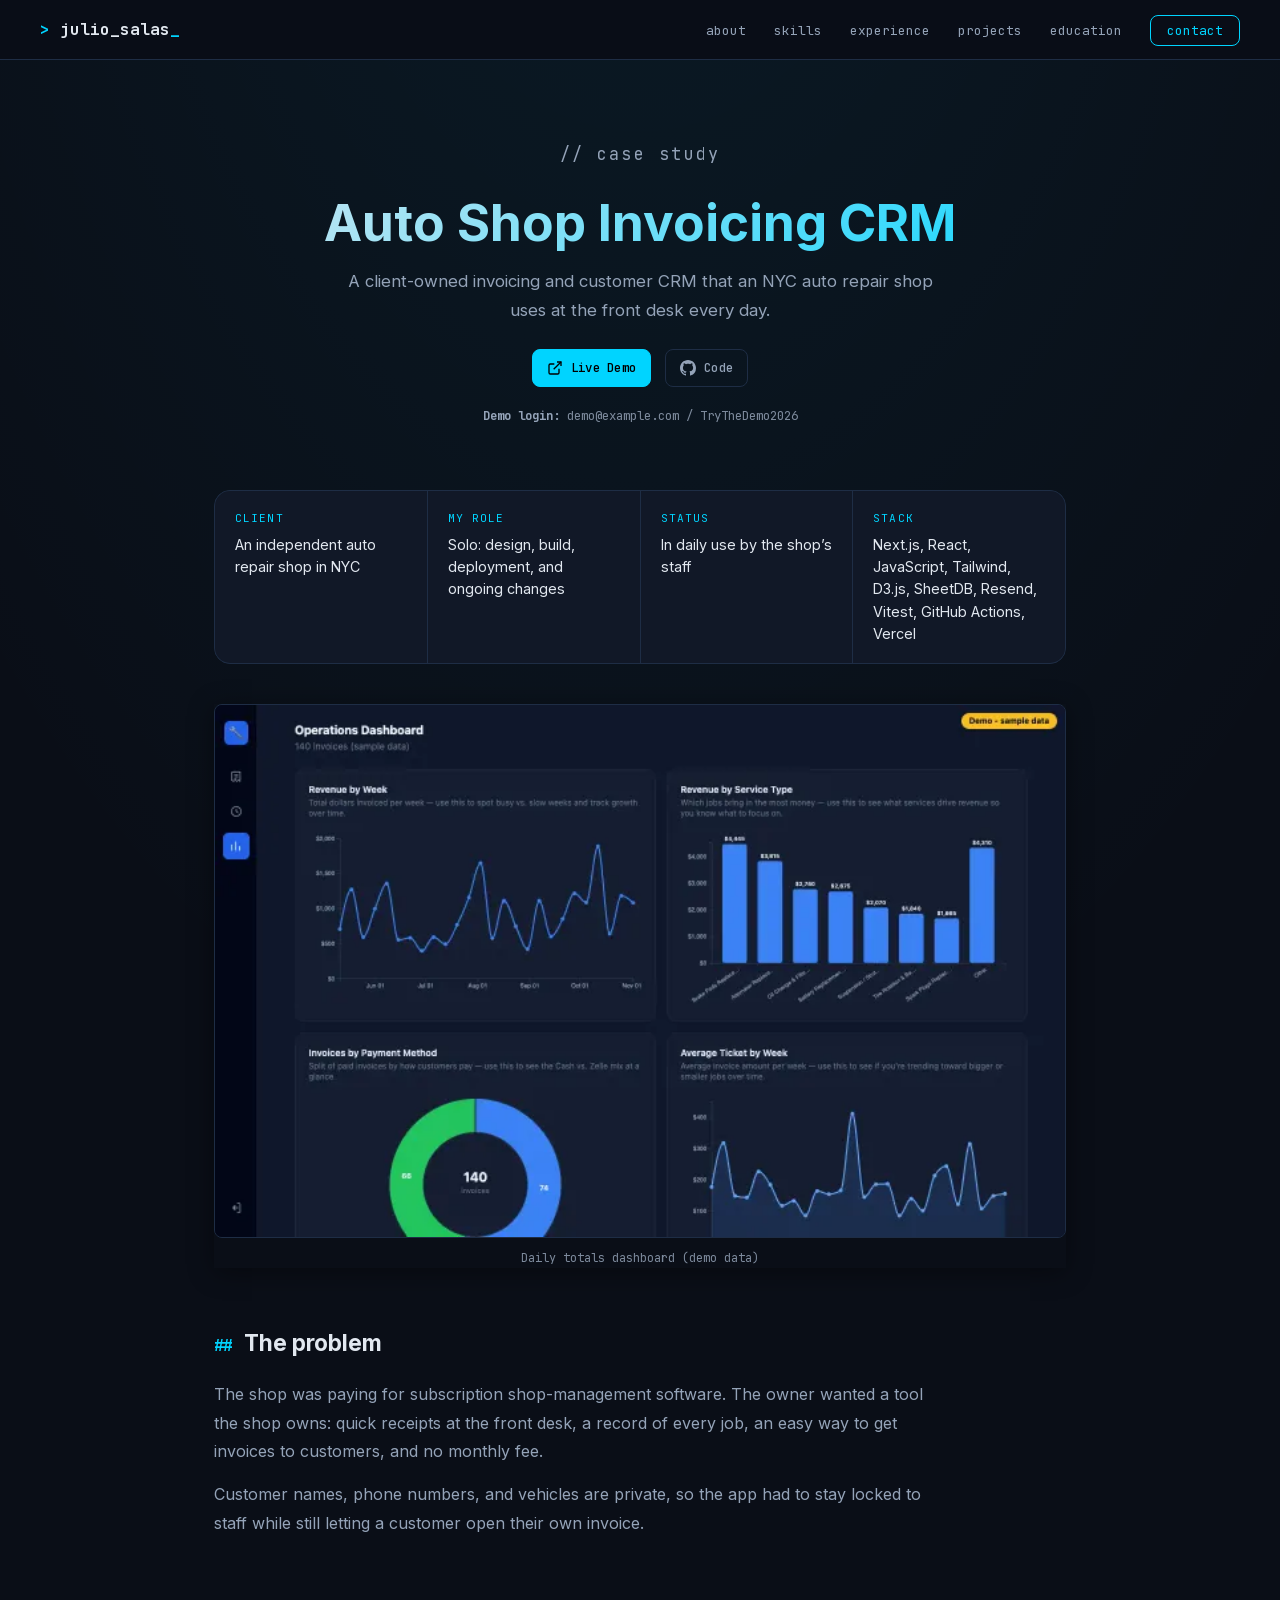
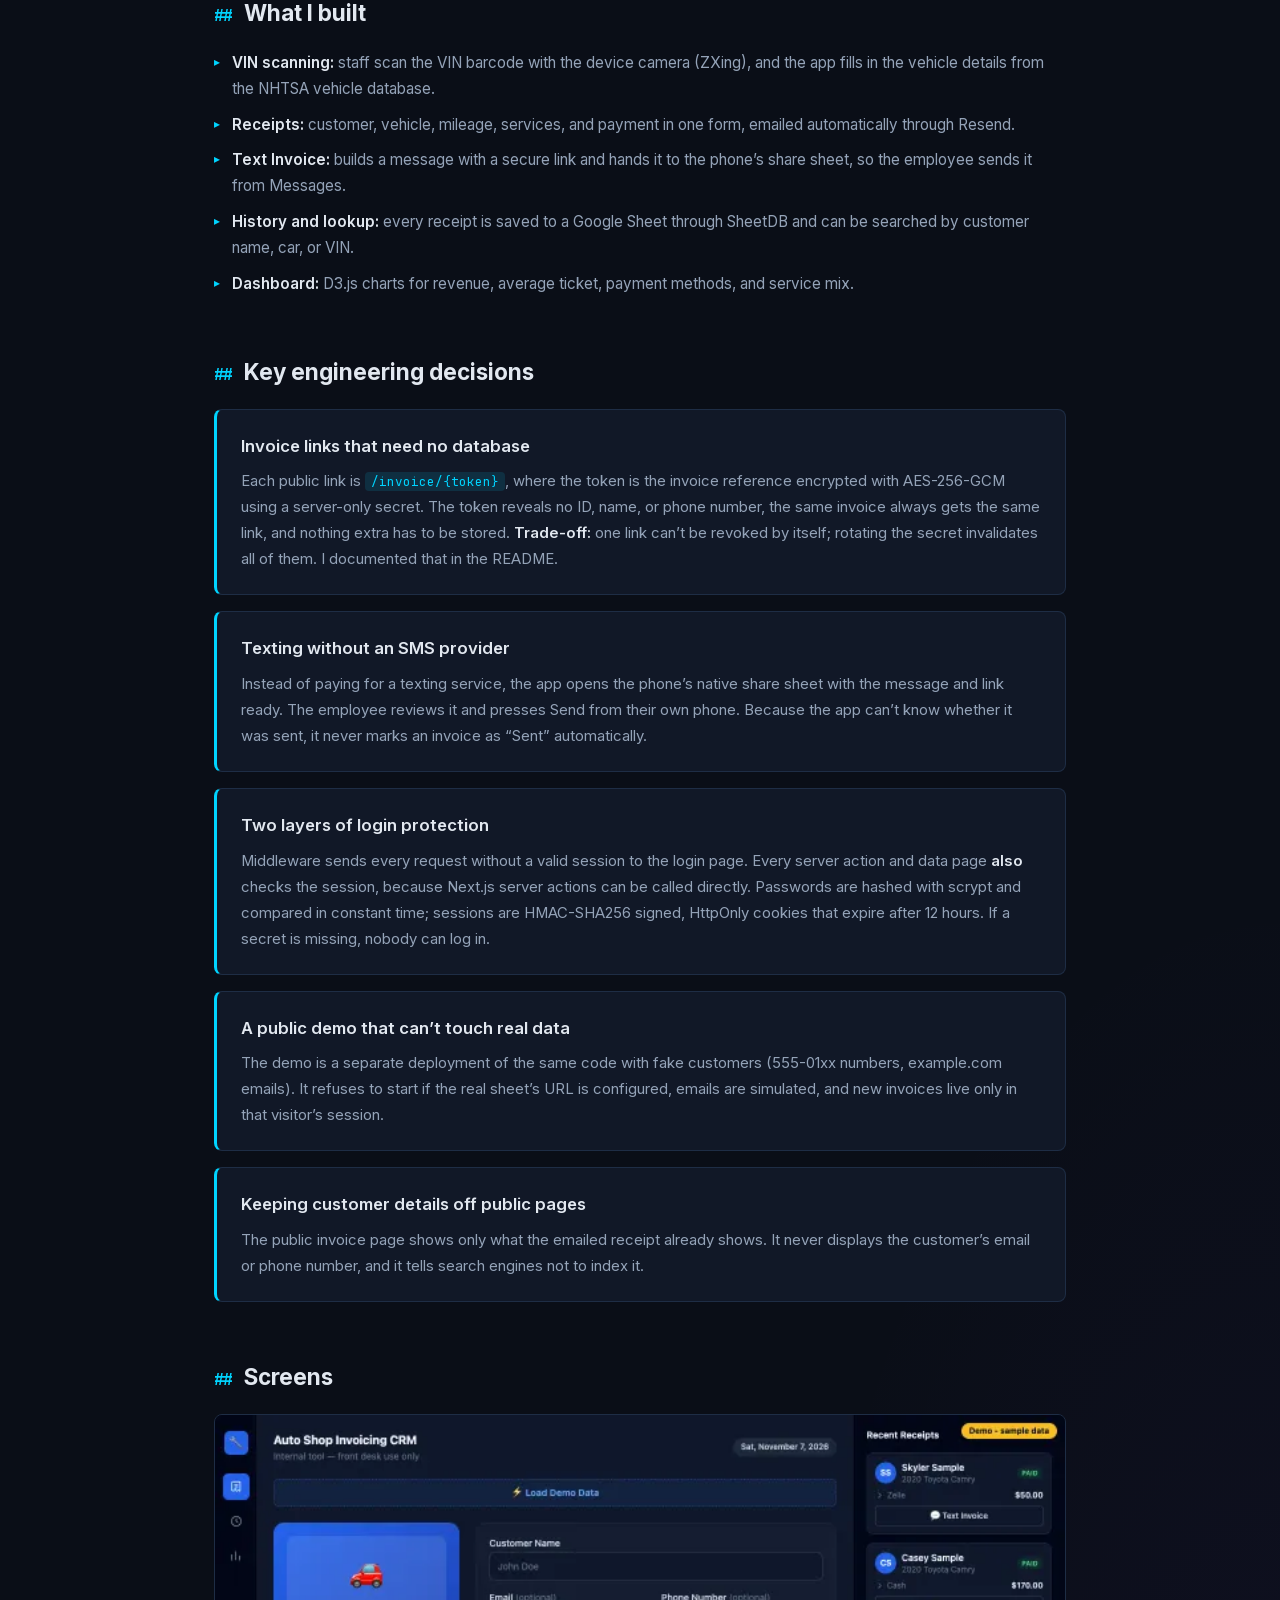
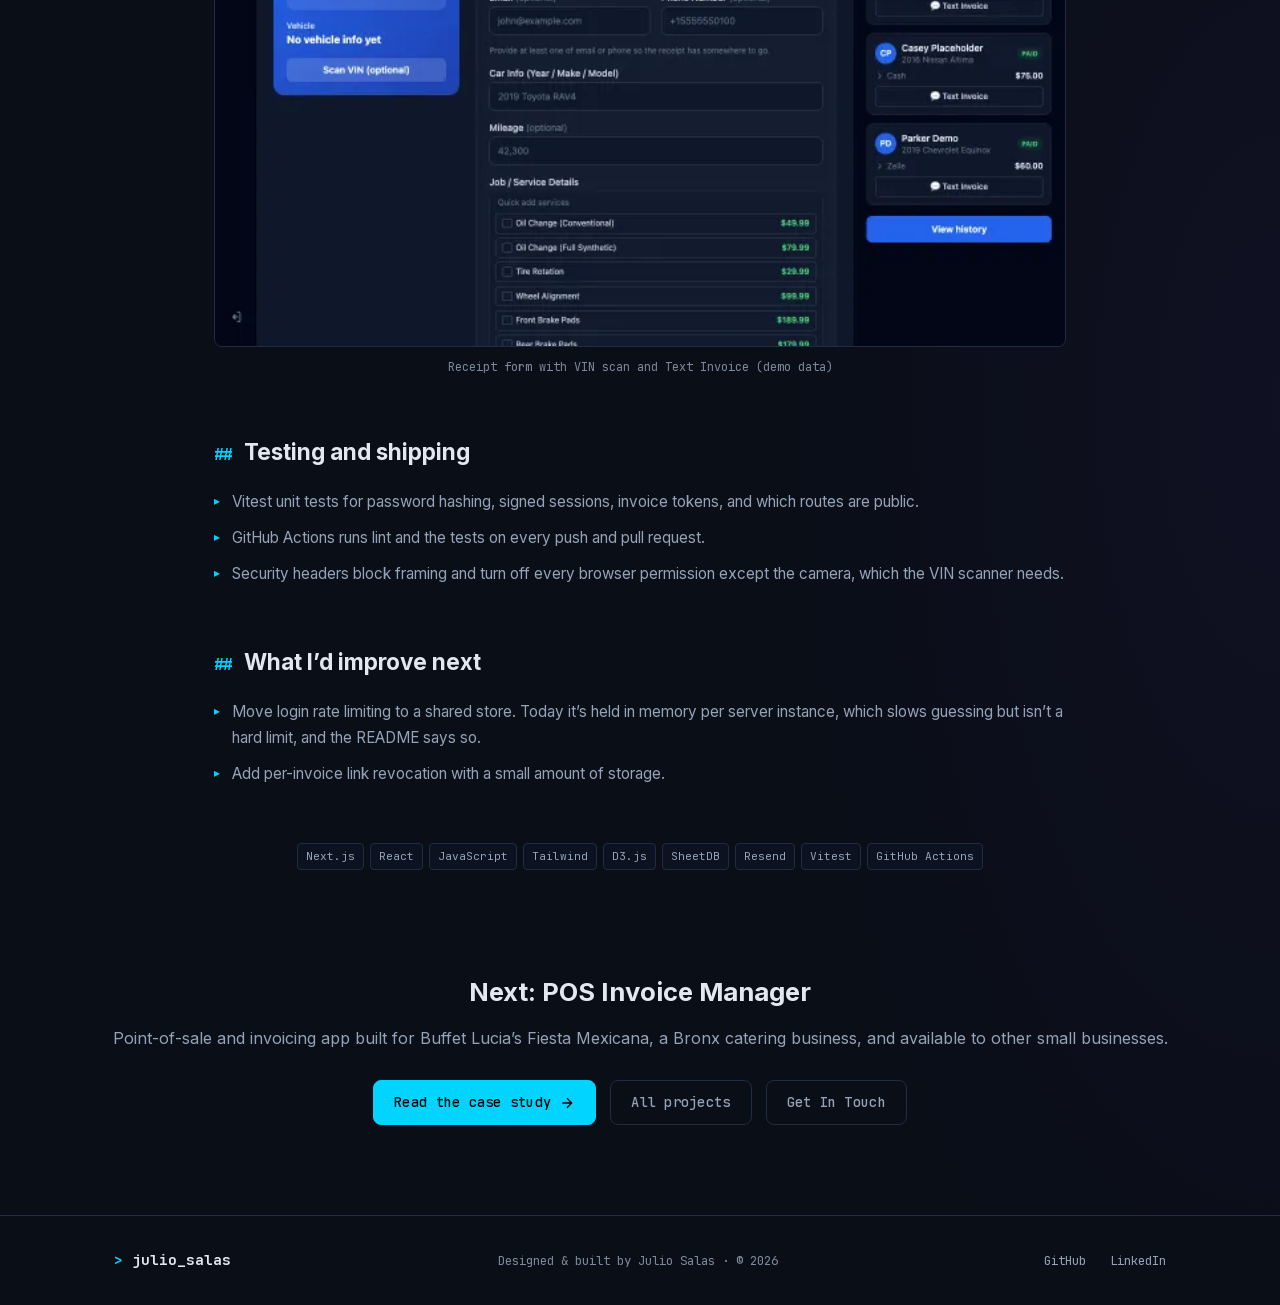
<file: case-study-crm.html>
<!DOCTYPE html>
<html lang="en">
<head>
  <meta charset="UTF-8" />
  <meta name="viewport" content="width=device-width, initial-scale=1.0" />
  <title>Case Study: Auto Shop Invoicing CRM | Julio Salas</title>
  <meta name="description" content="How Julio Salas built a client-owned Next.js invoicing and CRM app for an NYC auto repair shop: VIN scanning, encrypted invoice links, staff login, and a safe public demo." />
  <meta name="author" content="Julio Salas" />
  <meta name="theme-color" content="#0a0e17" />
  <link rel="canonical" href="https://juliosalas.dev/case-study-crm" />
  <link rel="icon" href="data:image/svg+xml,%3Csvg%20xmlns%3D%22http%3A%2F%2Fwww.w3.org%2F2000%2Fsvg%22%20viewBox%3D%220%200%2064%2064%22%3E%3Crect%20width%3D%2264%22%20height%3D%2264%22%20rx%3D%2214%22%20fill%3D%22%230a0e17%22%2F%3E%3Ctext%20x%3D%2212%22%20y%3D%2245%22%20font-family%3D%22monospace%22%20font-size%3D%2238%22%20font-weight%3D%22700%22%20fill%3D%22%2300d4ff%22%3E%26gt%3B_%3C%2Ftext%3E%3C%2Fsvg%3E" />

  <meta property="og:type" content="website" />
  <meta property="og:site_name" content="Julio Salas — Portfolio" />
  <meta property="og:title" content="Case Study: Auto Shop Invoicing CRM | Julio Salas" />
  <meta property="og:description" content="How Julio Salas built a client-owned Next.js invoicing and CRM app for an NYC auto repair shop: VIN scanning, encrypted invoice links, staff login, and a safe public demo." />
  <meta property="og:url" content="https://juliosalas.dev/case-study-crm" />
  <meta property="og:image" content="https://juliosalas.dev/assets/og-image.jpg" />
  <meta property="og:image:width" content="1200" />
  <meta property="og:image:height" content="630" />
  <meta property="og:image:alt" content="Auto Shop Invoicing CRM dashboard built by Julio Salas" />
  <meta name="twitter:card" content="summary_large_image" />
  <meta name="twitter:title" content="Case Study: Auto Shop Invoicing CRM | Julio Salas" />
  <meta name="twitter:description" content="How Julio Salas built a client-owned Next.js invoicing and CRM app for an NYC auto repair shop: VIN scanning, encrypted invoice links, staff login, and a safe public demo." />
  <meta name="twitter:image" content="https://juliosalas.dev/assets/og-image.jpg" />

  <link rel="preload" href="assets/fonts/inter-latin.woff2" as="font" type="font/woff2" crossorigin />
  <link rel="preload" href="assets/fonts/jetbrains-mono-latin.woff2" as="font" type="font/woff2" crossorigin />
  <script>document.documentElement.classList.add("js")</script>
  <link rel="stylesheet" href="style.css" />
</head>
<body>

  <a class="skip-link" href="#main">Skip to content</a>

  <header>
    <nav id="navbar" aria-label="Main" class="scrolled scrolled-fixed">
      <a href="/" class="nav-logo" aria-label="Julio Salas, home">
        <span class="prompt-char" aria-hidden="true">&gt;</span> julio_salas<span class="cursor-blink" aria-hidden="true">_</span>
      </a>
      <button class="burger" id="burger" aria-label="Open menu" aria-expanded="false" aria-controls="nav-links">
        <span></span><span></span><span></span>
      </button>
      <ul class="nav-links" id="nav-links">
        <li><a href="/#about">about</a></li>
        <li><a href="/#skills">skills</a></li>
        <li><a href="/#experience">experience</a></li>
        <li><a href="projects">projects</a></li>
        <li><a href="/#education">education</a></li>
        <li><a href="/#contact" class="nav-cta">contact</a></li>
      </ul>
    </nav>
  </header>

  <main id="main">
    <div class="page-hero">
      <div class="container">
        <p class="page-hero-label">// case study</p>
        <h1>Auto Shop Invoicing CRM</h1>
        <p>A client-owned invoicing and customer CRM that an NYC auto repair shop uses at the front desk every day.</p>
        <div class="cta-btns">
          <a href="https://auto-shop-crm-demo.vercel.app" target="_blank" rel="noopener noreferrer" class="btn btn-primary btn-sm"><svg viewBox="0 0 24 24" fill="none" stroke="currentColor" stroke-width="2" aria-hidden="true" focusable="false"><path d="M18 13v6a2 2 0 0 1-2 2H5a2 2 0 0 1-2-2V8a2 2 0 0 1 2-2h6"/><polyline points="15 3 21 3 21 9"/><line x1="10" y1="14" x2="21" y2="3"/></svg> Live Demo<span class="visually-hidden"> (opens in a new tab)</span></a>
          <a href="https://github.com/WebDesign-MultiMedia/Auto-Shop-Invoicing-CRM" target="_blank" rel="noopener noreferrer" class="btn btn-outline btn-sm"><svg viewBox="0 0 24 24" fill="currentColor" aria-hidden="true" focusable="false"><path d="M12 0C5.37 0 0 5.37 0 12c0 5.31 3.435 9.795 8.205 11.385.6.105.825-.255.825-.57 0-.285-.015-1.23-.015-2.235-3.015.555-3.795-.735-4.035-1.41-.135-.345-.72-1.41-1.23-1.695-.42-.225-1.02-.78-.015-.795.945-.015 1.62.87 1.845 1.23 1.08 1.815 2.805 1.305 3.495.99.105-.78.42-1.305.765-1.605-2.67-.3-5.46-1.335-5.46-5.925 0-1.305.465-2.385 1.23-3.225-.12-.3-.54-1.53.12-3.18 0 0 1.005-.315 3.3 1.23.96-.27 1.98-.405 3-.405s2.04.135 3 .405c2.295-1.56 3.3-1.23 3.3-1.23.66 1.65.24 2.88.12 3.18.765.84 1.23 1.905 1.23 3.225 0 4.605-2.805 5.625-5.475 5.925.435.375.81 1.095.81 2.22 0 1.605-.015 2.895-.015 3.3 0 .315.225.69.825.57A12.02 12.02 0 0 0 24 12c0-6.63-5.37-12-12-12z"/></svg> Code<span class="visually-hidden"> (opens in a new tab)</span></a>
        </div>
        <p class="cs-demo-note"><strong>Demo login:</strong> demo@example.com / TryTheDemo2026</p>
      </div>
    </div>

    <div class="cs-page">
      <div class="container cs-container">
        <dl class="cs-facts">
          <div><dt>Client</dt><dd>An independent auto repair shop in NYC</dd></div>
          <div><dt>My role</dt><dd>Solo: design, build, deployment, and ongoing changes</dd></div>
          <div><dt>Status</dt><dd>In daily use by the shop’s staff</dd></div>
          <div><dt>Stack</dt><dd>Next.js, React, JavaScript, Tailwind, D3.js, SheetDB, Resend, Vitest, GitHub Actions, Vercel</dd></div>
        </dl>

        <figure class="cs-shot cs-shot-lead">
          <img src="assets/screenshots/crm-dashboard-desktop.webp" srcset="assets/screenshots/crm-dashboard-desktop-640w.webp 640w, assets/screenshots/crm-dashboard-desktop-960w.webp 960w, assets/screenshots/crm-dashboard-desktop.webp 1280w" sizes="(max-width: 940px) calc(100vw - 32px), 860px" width="1280" height="800" alt="Dashboard with D3.js charts of weekly revenue and revenue by service type, on sample data" fetchpriority="high" decoding="async" />
          <figcaption>Daily totals dashboard (demo data)</figcaption>
        </figure>

        <section class="cs-section" aria-labelledby="cs-problem">
          <h2 class="cs-h2" id="cs-problem">The problem</h2>
          <p>The shop was paying for subscription shop-management software. The owner wanted a tool the shop owns: quick receipts at the front desk, a record of every job, an easy way to get invoices to customers, and no monthly fee.</p>
          <p>Customer names, phone numbers, and vehicles are private, so the app had to stay locked to staff while still letting a customer open their own invoice.</p>
        </section>

        <section class="cs-section" aria-labelledby="cs-built">
          <h2 class="cs-h2" id="cs-built">What I built</h2>
          <ul class="fcard-points">
            <li><strong>VIN scanning:</strong> staff scan the VIN barcode with the device camera (ZXing), and the app fills in the vehicle details from the NHTSA vehicle database.</li>
            <li><strong>Receipts:</strong> customer, vehicle, mileage, services, and payment in one form, emailed automatically through Resend.</li>
            <li><strong>Text Invoice:</strong> builds a message with a secure link and hands it to the phone’s share sheet, so the employee sends it from Messages.</li>
            <li><strong>History and lookup:</strong> every receipt is saved to a Google Sheet through SheetDB and can be searched by customer name, car, or VIN.</li>
            <li><strong>Dashboard:</strong> D3.js charts for revenue, average ticket, payment methods, and service mix.</li>
          </ul>
        </section>

        <section class="cs-section" aria-labelledby="cs-decisions">
          <h2 class="cs-h2" id="cs-decisions">Key engineering decisions</h2>
          <div class="cs-decisions">
            <article class="cs-decision"><h3>Invoice links that need no database</h3><p>Each public link is <code>/invoice/{token}</code>, where the token is the invoice reference encrypted with AES-256-GCM using a server-only secret. The token reveals no ID, name, or phone number, the same invoice always gets the same link, and nothing extra has to be stored. <em>Trade-off:</em> one link can’t be revoked by itself; rotating the secret invalidates all of them. I documented that in the README.</p></article>
            <article class="cs-decision"><h3>Texting without an SMS provider</h3><p>Instead of paying for a texting service, the app opens the phone’s native share sheet with the message and link ready. The employee reviews it and presses Send from their own phone. Because the app can’t know whether it was sent, it never marks an invoice as “Sent” automatically.</p></article>
            <article class="cs-decision"><h3>Two layers of login protection</h3><p>Middleware sends every request without a valid session to the login page. Every server action and data page <em>also</em> checks the session, because Next.js server actions can be called directly. Passwords are hashed with scrypt and compared in constant time; sessions are HMAC-SHA256 signed, HttpOnly cookies that expire after 12 hours. If a secret is missing, nobody can log in.</p></article>
            <article class="cs-decision"><h3>A public demo that can’t touch real data</h3><p>The demo is a separate deployment of the same code with fake customers (555-01xx numbers, example.com emails). It refuses to start if the real sheet’s URL is configured, emails are simulated, and new invoices live only in that visitor’s session.</p></article>
            <article class="cs-decision"><h3>Keeping customer details off public pages</h3><p>The public invoice page shows only what the emailed receipt already shows. It never displays the customer’s email or phone number, and it tells search engines not to index it.</p></article>
          </div>
        </section>

        <section class="cs-section" aria-labelledby="cs-shots">
          <h2 class="cs-h2" id="cs-shots">Screens</h2>
          <div class="cs-gallery">
            <figure class="cs-shot"><img src="assets/screenshots/crm-invoice-desktop.webp" srcset="assets/screenshots/crm-invoice-desktop-640w.webp 640w, assets/screenshots/crm-invoice-desktop-960w.webp 960w, assets/screenshots/crm-invoice-desktop.webp 1280w" sizes="(max-width: 940px) calc(100vw - 32px), 860px" width="1280" height="800" alt="Receipt form with a Scan VIN button, quick-add services with prices, and a Recent Receipts panel with Text Invoice buttons, on sample data" loading="lazy" decoding="async" /><figcaption>Receipt form with VIN scan and Text Invoice (demo data)</figcaption></figure>
          </div>
        </section>

        <section class="cs-section" aria-labelledby="cs-testing">
          <h2 class="cs-h2" id="cs-testing">Testing and shipping</h2>
          <ul class="fcard-points">
            <li>Vitest unit tests for password hashing, signed sessions, invoice tokens, and which routes are public.</li>
            <li>GitHub Actions runs lint and the tests on every push and pull request.</li>
            <li>Security headers block framing and turn off every browser permission except the camera, which the VIN scanner needs.</li>
          </ul>
        </section>

        <section class="cs-section" aria-labelledby="cs-next">
          <h2 class="cs-h2" id="cs-next">What I’d improve next</h2>
          <ul class="fcard-points">
            <li>Move login rate limiting to a shared store. Today it’s held in memory per server instance, which slows guessing but isn’t a hard limit, and the README says so.</li>
            <li>Add per-invoice link revocation with a small amount of storage.</li>
          </ul>
        </section>

        <ul class="tech-tags cs-tags" aria-label="Tech stack">
          <li>Next.js</li><li>React</li><li>JavaScript</li><li>Tailwind</li><li>D3.js</li><li>SheetDB</li><li>Resend</li><li>Vitest</li><li>GitHub Actions</li>
        </ul>
      </div>
    </div>

    <section class="page-cta" aria-labelledby="cta-title">
      <h2 id="cta-title">Next: POS Invoice Manager</h2>
      <p>Point-of-sale and invoicing app built for Buffet Lucia’s Fiesta Mexicana, a Bronx catering business, and available to other small businesses.</p>
      <div class="cta-btns">
        <a href="case-study-pos" class="btn btn-primary">Read the case study <svg viewBox="0 0 24 24" fill="none" stroke="currentColor" stroke-width="2" aria-hidden="true" focusable="false"><path d="M5 12h14M12 5l7 7-7 7"/></svg></a>
        <a href="projects" class="btn btn-outline">All projects</a>
        <a href="/#contact" class="btn btn-outline">Get In Touch</a>
      </div>
    </section>
  </main>

  <footer class="footer">
    <div class="container">
      <div class="footer-content">
        <p class="footer-logo"><span class="prompt-char" aria-hidden="true">&gt;</span> julio_salas</p>
        <p class="footer-copy">Designed &amp; built by Julio Salas · &copy; <span data-year>2026</span></p>
        <div class="footer-links">
          <a href="https://github.com/WebDesign-MultiMedia" target="_blank" rel="noopener noreferrer">GitHub<span class="visually-hidden"> (opens in a new tab)</span></a>
          <a href="https://www.linkedin.com/in/julio-salas-webdeveloper/" target="_blank" rel="noopener noreferrer">LinkedIn<span class="visually-hidden"> (opens in a new tab)</span></a>
        </div>
      </div>
    </div>
  </footer>

  <script src="script.js" defer></script>
</body>
</html>
</file>
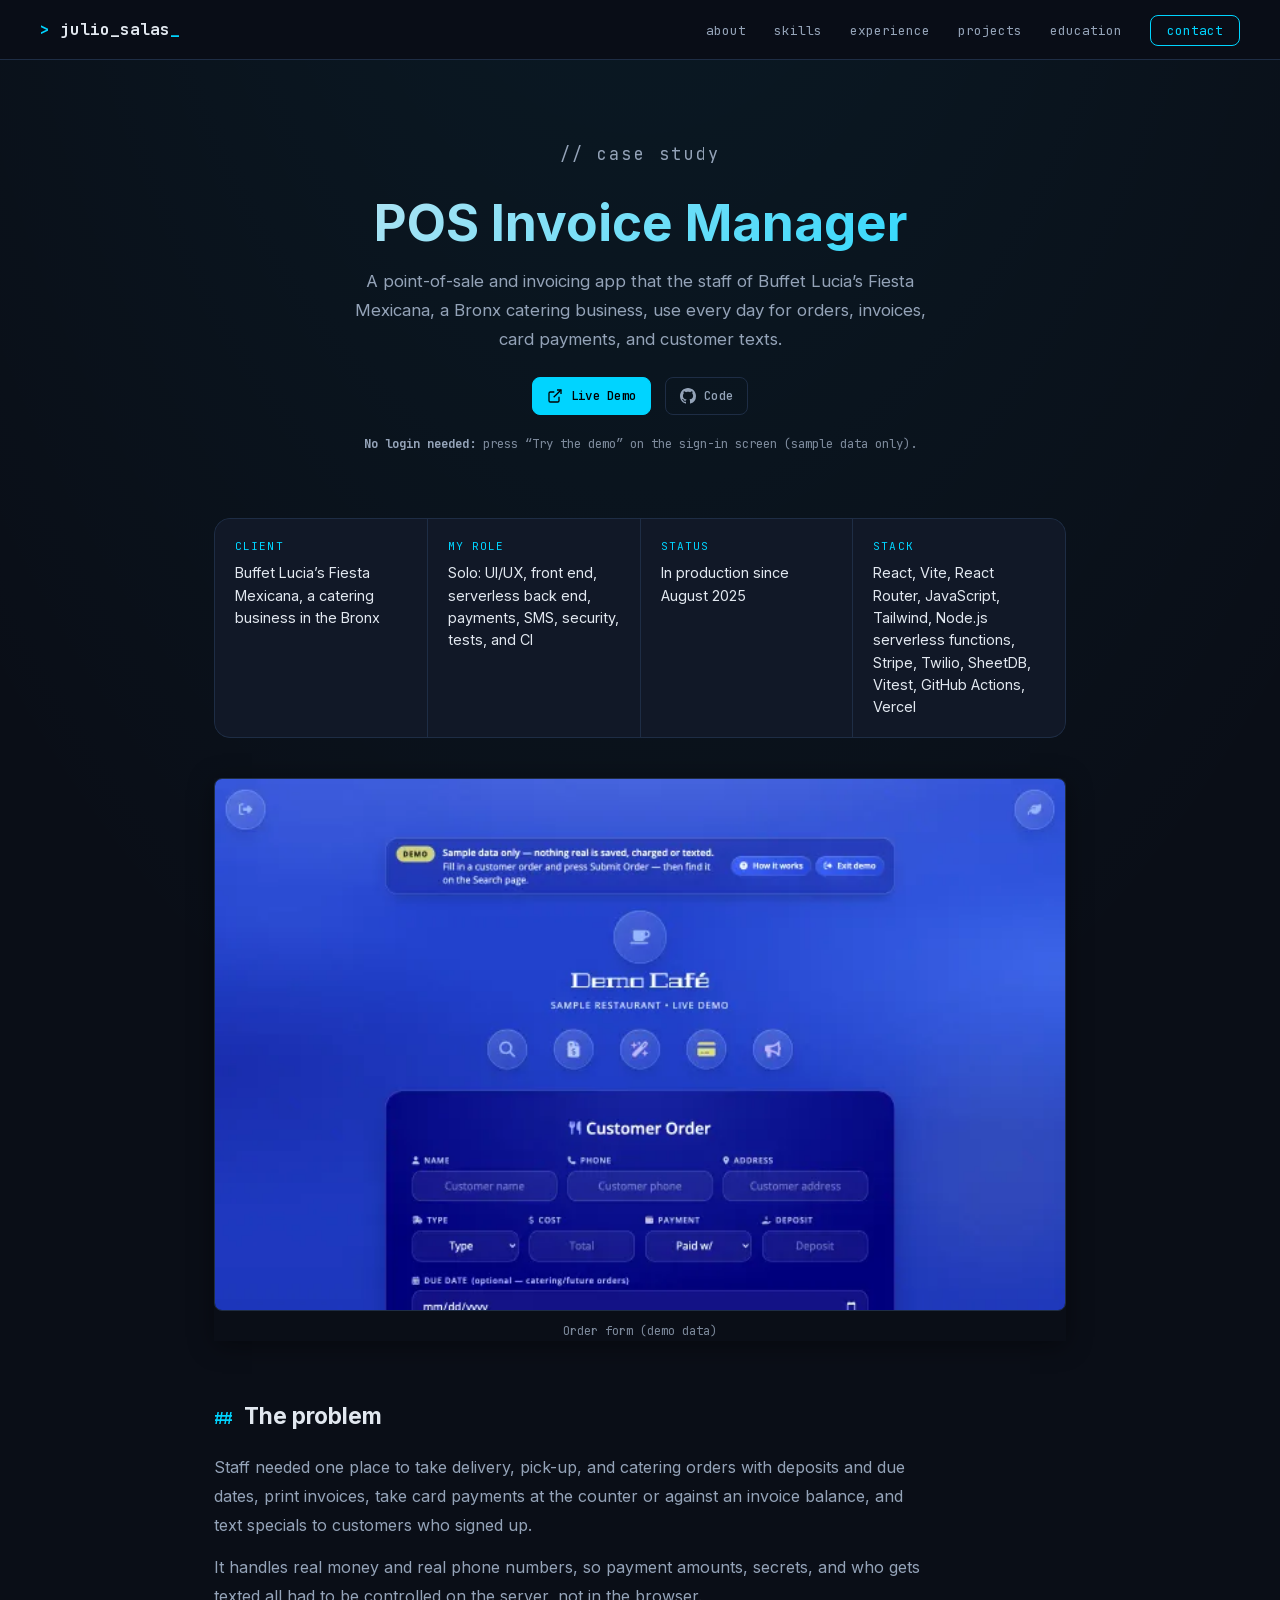
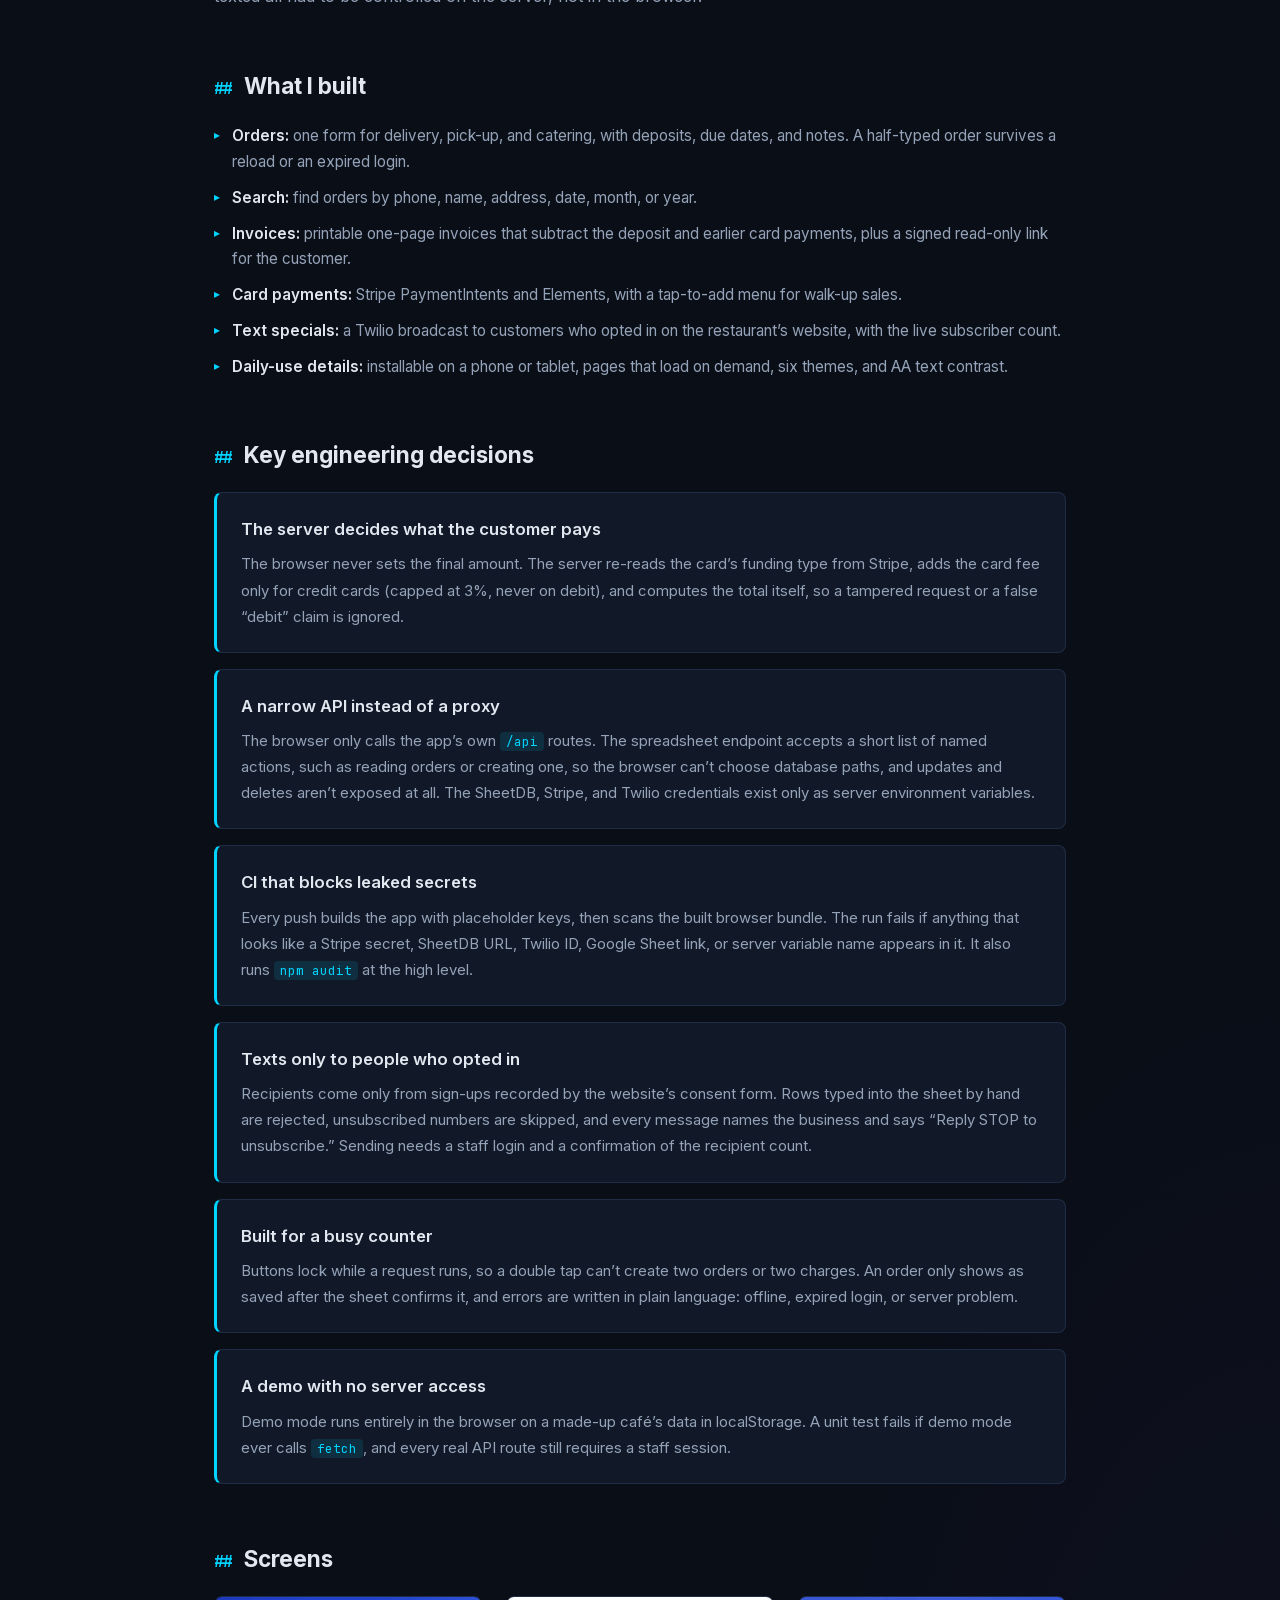
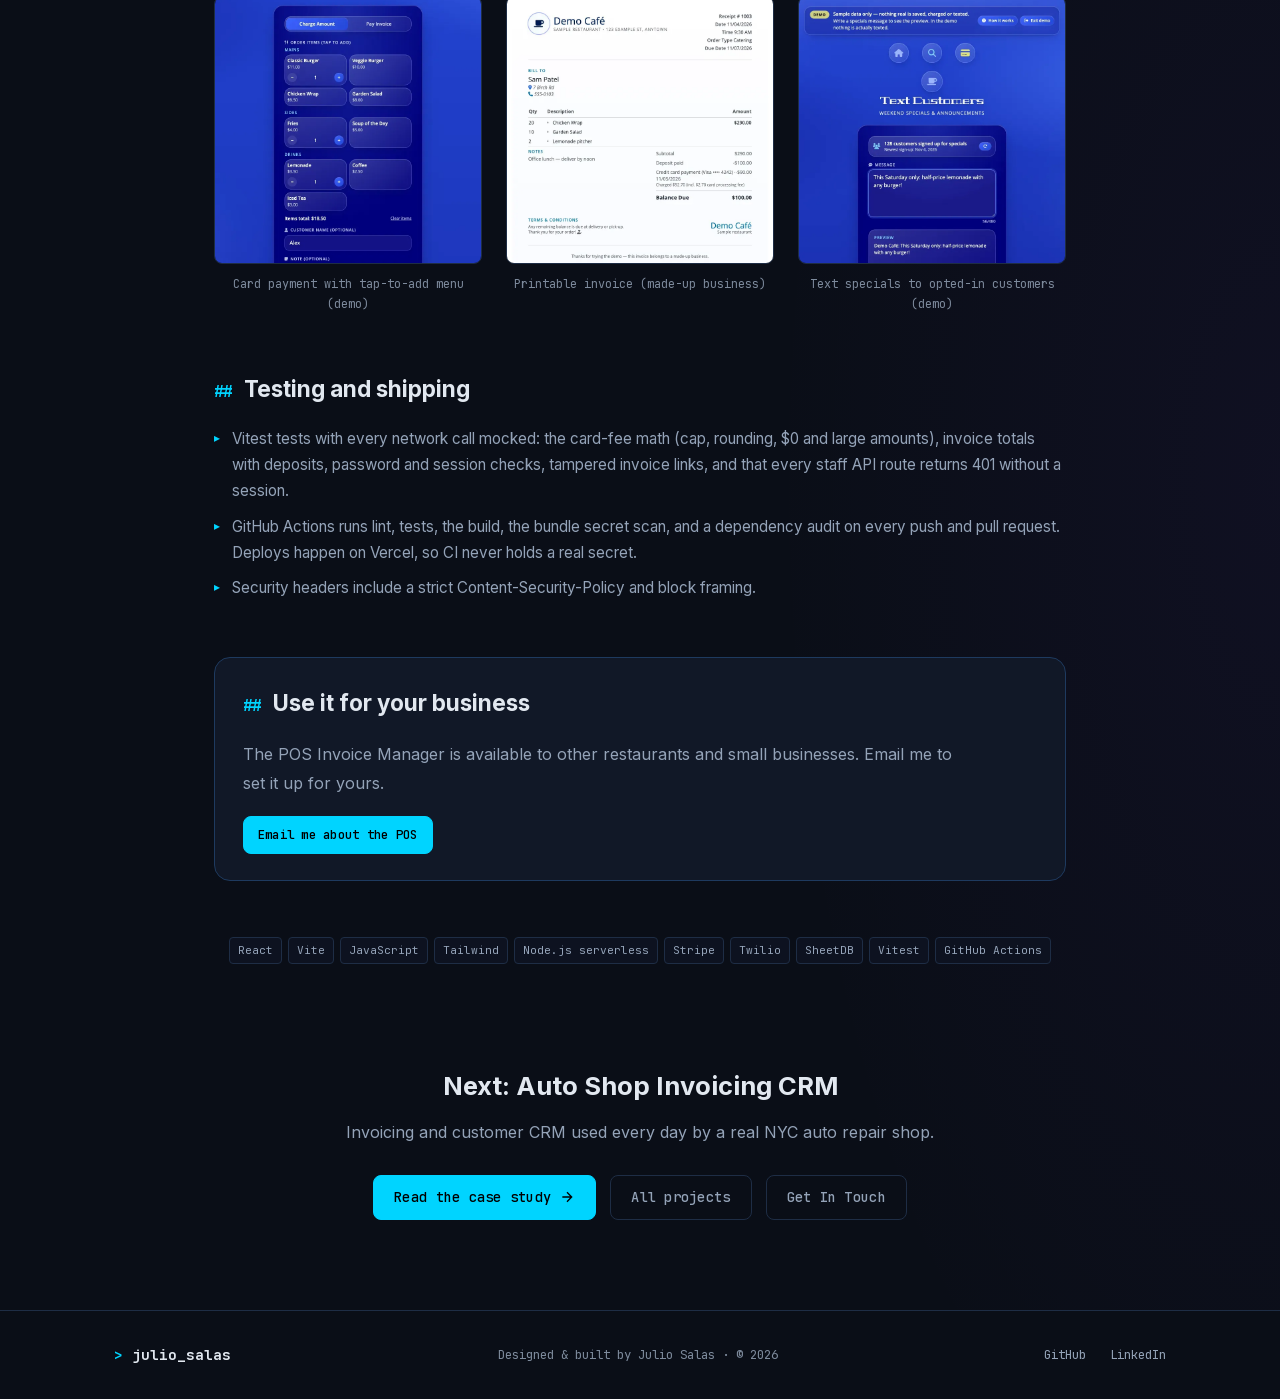
<file: case-study-pos.html>
<!DOCTYPE html>
<html lang="en">
<head>
  <meta charset="UTF-8" />
  <meta name="viewport" content="width=device-width, initial-scale=1.0" />
  <title>Case Study: POS Invoice Manager | Julio Salas</title>
  <meta name="description" content="How Julio Salas built and runs a point-of-sale and invoicing app for Buffet Lucia’s Fiesta Mexicana, a Bronx catering business: Stripe payments computed on the server, opt-in SMS, signed invoice links, and CI that blocks leaked secrets." />
  <meta name="author" content="Julio Salas" />
  <meta name="theme-color" content="#0a0e17" />
  <link rel="canonical" href="https://juliosalas.dev/case-study-pos" />
  <link rel="icon" href="data:image/svg+xml,%3Csvg%20xmlns%3D%22http%3A%2F%2Fwww.w3.org%2F2000%2Fsvg%22%20viewBox%3D%220%200%2064%2064%22%3E%3Crect%20width%3D%2264%22%20height%3D%2264%22%20rx%3D%2214%22%20fill%3D%22%230a0e17%22%2F%3E%3Ctext%20x%3D%2212%22%20y%3D%2245%22%20font-family%3D%22monospace%22%20font-size%3D%2238%22%20font-weight%3D%22700%22%20fill%3D%22%2300d4ff%22%3E%26gt%3B_%3C%2Ftext%3E%3C%2Fsvg%3E" />

  <meta property="og:type" content="website" />
  <meta property="og:site_name" content="Julio Salas — Portfolio" />
  <meta property="og:title" content="Case Study: POS Invoice Manager | Julio Salas" />
  <meta property="og:description" content="How Julio Salas built and runs a point-of-sale and invoicing app for Buffet Lucia’s Fiesta Mexicana, a Bronx catering business: Stripe payments computed on the server, opt-in SMS, signed invoice links, and CI that blocks leaked secrets." />
  <meta property="og:url" content="https://juliosalas.dev/case-study-pos" />
  <meta property="og:image" content="https://juliosalas.dev/assets/og-image.jpg" />
  <meta property="og:image:width" content="1200" />
  <meta property="og:image:height" content="630" />
  <meta property="og:image:alt" content="Auto Shop Invoicing CRM dashboard built by Julio Salas" />
  <meta name="twitter:card" content="summary_large_image" />
  <meta name="twitter:title" content="Case Study: POS Invoice Manager | Julio Salas" />
  <meta name="twitter:description" content="How Julio Salas built and runs a point-of-sale and invoicing app for Buffet Lucia’s Fiesta Mexicana, a Bronx catering business: Stripe payments computed on the server, opt-in SMS, signed invoice links, and CI that blocks leaked secrets." />
  <meta name="twitter:image" content="https://juliosalas.dev/assets/og-image.jpg" />

  <link rel="preload" href="assets/fonts/inter-latin.woff2" as="font" type="font/woff2" crossorigin />
  <link rel="preload" href="assets/fonts/jetbrains-mono-latin.woff2" as="font" type="font/woff2" crossorigin />
  <script>document.documentElement.classList.add("js")</script>
  <link rel="stylesheet" href="style.css" />
</head>
<body>

  <a class="skip-link" href="#main">Skip to content</a>

  <header>
    <nav id="navbar" aria-label="Main" class="scrolled scrolled-fixed">
      <a href="/" class="nav-logo" aria-label="Julio Salas, home">
        <span class="prompt-char" aria-hidden="true">&gt;</span> julio_salas<span class="cursor-blink" aria-hidden="true">_</span>
      </a>
      <button class="burger" id="burger" aria-label="Open menu" aria-expanded="false" aria-controls="nav-links">
        <span></span><span></span><span></span>
      </button>
      <ul class="nav-links" id="nav-links">
        <li><a href="/#about">about</a></li>
        <li><a href="/#skills">skills</a></li>
        <li><a href="/#experience">experience</a></li>
        <li><a href="projects">projects</a></li>
        <li><a href="/#education">education</a></li>
        <li><a href="/#contact" class="nav-cta">contact</a></li>
      </ul>
    </nav>
  </header>

  <main id="main">
    <div class="page-hero">
      <div class="container">
        <p class="page-hero-label">// case study</p>
        <h1>POS Invoice Manager</h1>
        <p>A point-of-sale and invoicing app that the staff of Buffet Lucia’s Fiesta Mexicana, a Bronx catering business, use every day for orders, invoices, card payments, and customer texts.</p>
        <div class="cta-btns">
          <a href="https://pos-invoice-manager.vercel.app" target="_blank" rel="noopener noreferrer" class="btn btn-primary btn-sm"><svg viewBox="0 0 24 24" fill="none" stroke="currentColor" stroke-width="2" aria-hidden="true" focusable="false"><path d="M18 13v6a2 2 0 0 1-2 2H5a2 2 0 0 1-2-2V8a2 2 0 0 1 2-2h6"/><polyline points="15 3 21 3 21 9"/><line x1="10" y1="14" x2="21" y2="3"/></svg> Live Demo<span class="visually-hidden"> (opens in a new tab)</span></a>
          <a href="https://github.com/WebDesign-MultiMedia/POS-Invoice-Manager" target="_blank" rel="noopener noreferrer" class="btn btn-outline btn-sm"><svg viewBox="0 0 24 24" fill="currentColor" aria-hidden="true" focusable="false"><path d="M12 0C5.37 0 0 5.37 0 12c0 5.31 3.435 9.795 8.205 11.385.6.105.825-.255.825-.57 0-.285-.015-1.23-.015-2.235-3.015.555-3.795-.735-4.035-1.41-.135-.345-.72-1.41-1.23-1.695-.42-.225-1.02-.78-.015-.795.945-.015 1.62.87 1.845 1.23 1.08 1.815 2.805 1.305 3.495.99.105-.78.42-1.305.765-1.605-2.67-.3-5.46-1.335-5.46-5.925 0-1.305.465-2.385 1.23-3.225-.12-.3-.54-1.53.12-3.18 0 0 1.005-.315 3.3 1.23.96-.27 1.98-.405 3-.405s2.04.135 3 .405c2.295-1.56 3.3-1.23 3.3-1.23.66 1.65.24 2.88.12 3.18.765.84 1.23 1.905 1.23 3.225 0 4.605-2.805 5.625-5.475 5.925.435.375.81 1.095.81 2.22 0 1.605-.015 2.895-.015 3.3 0 .315.225.69.825.57A12.02 12.02 0 0 0 24 12c0-6.63-5.37-12-12-12z"/></svg> Code<span class="visually-hidden"> (opens in a new tab)</span></a>
        </div>
        <p class="cs-demo-note"><strong>No login needed:</strong> press “Try the demo” on the sign-in screen (sample data only).</p>
      </div>
    </div>

    <div class="cs-page">
      <div class="container cs-container">
        <dl class="cs-facts">
          <div><dt>Client</dt><dd>Buffet Lucia’s Fiesta Mexicana, a catering business in the Bronx</dd></div>
          <div><dt>My role</dt><dd>Solo: UI/UX, front end, serverless back end, payments, SMS, security, tests, and CI</dd></div>
          <div><dt>Status</dt><dd>In production since August 2025</dd></div>
          <div><dt>Stack</dt><dd>React, Vite, React Router, JavaScript, Tailwind, Node.js serverless functions, Stripe, Twilio, SheetDB, Vitest, GitHub Actions, Vercel</dd></div>
        </dl>

        <figure class="cs-shot cs-shot-lead">
          <img src="assets/screenshots/pos-order-desktop.webp" srcset="assets/screenshots/pos-order-desktop-640w.webp 640w, assets/screenshots/pos-order-desktop-960w.webp 960w, assets/screenshots/pos-order-desktop.webp 1280w" sizes="(max-width: 940px) calc(100vw - 32px), 860px" width="1280" height="800" alt="Order form for a sample café in demo mode" fetchpriority="high" decoding="async" />
          <figcaption>Order form (demo data)</figcaption>
        </figure>

        <section class="cs-section" aria-labelledby="cs-problem">
          <h2 class="cs-h2" id="cs-problem">The problem</h2>
          <p>Staff needed one place to take delivery, pick-up, and catering orders with deposits and due dates, print invoices, take card payments at the counter or against an invoice balance, and text specials to customers who signed up.</p>
          <p>It handles real money and real phone numbers, so payment amounts, secrets, and who gets texted all had to be controlled on the server, not in the browser.</p>
        </section>

        <section class="cs-section" aria-labelledby="cs-built">
          <h2 class="cs-h2" id="cs-built">What I built</h2>
          <ul class="fcard-points">
            <li><strong>Orders:</strong> one form for delivery, pick-up, and catering, with deposits, due dates, and notes. A half-typed order survives a reload or an expired login.</li>
            <li><strong>Search:</strong> find orders by phone, name, address, date, month, or year.</li>
            <li><strong>Invoices:</strong> printable one-page invoices that subtract the deposit and earlier card payments, plus a signed read-only link for the customer.</li>
            <li><strong>Card payments:</strong> Stripe PaymentIntents and Elements, with a tap-to-add menu for walk-up sales.</li>
            <li><strong>Text specials:</strong> a Twilio broadcast to customers who opted in on the restaurant’s website, with the live subscriber count.</li>
            <li><strong>Daily-use details:</strong> installable on a phone or tablet, pages that load on demand, six themes, and AA text contrast.</li>
          </ul>
        </section>

        <section class="cs-section" aria-labelledby="cs-decisions">
          <h2 class="cs-h2" id="cs-decisions">Key engineering decisions</h2>
          <div class="cs-decisions">
            <article class="cs-decision"><h3>The server decides what the customer pays</h3><p>The browser never sets the final amount. The server re-reads the card’s funding type from Stripe, adds the card fee only for credit cards (capped at 3%, never on debit), and computes the total itself, so a tampered request or a false “debit” claim is ignored.</p></article>
            <article class="cs-decision"><h3>A narrow API instead of a proxy</h3><p>The browser only calls the app’s own <code>/api</code> routes. The spreadsheet endpoint accepts a short list of named actions, such as reading orders or creating one, so the browser can’t choose database paths, and updates and deletes aren’t exposed at all. The SheetDB, Stripe, and Twilio credentials exist only as server environment variables.</p></article>
            <article class="cs-decision"><h3>CI that blocks leaked secrets</h3><p>Every push builds the app with placeholder keys, then scans the built browser bundle. The run fails if anything that looks like a Stripe secret, SheetDB URL, Twilio ID, Google Sheet link, or server variable name appears in it. It also runs <code>npm audit</code> at the high level.</p></article>
            <article class="cs-decision"><h3>Texts only to people who opted in</h3><p>Recipients come only from sign-ups recorded by the website’s consent form. Rows typed into the sheet by hand are rejected, unsubscribed numbers are skipped, and every message names the business and says “Reply STOP to unsubscribe.” Sending needs a staff login and a confirmation of the recipient count.</p></article>
            <article class="cs-decision"><h3>Built for a busy counter</h3><p>Buttons lock while a request runs, so a double tap can’t create two orders or two charges. An order only shows as saved after the sheet confirms it, and errors are written in plain language: offline, expired login, or server problem.</p></article>
            <article class="cs-decision"><h3>A demo with no server access</h3><p>Demo mode runs entirely in the browser on a made-up café’s data in localStorage. A unit test fails if demo mode ever calls <code>fetch</code>, and every real API route still requires a staff session.</p></article>
          </div>
        </section>

        <section class="cs-section" aria-labelledby="cs-shots">
          <h2 class="cs-h2" id="cs-shots">Screens</h2>
          <div class="cs-gallery">
            <figure class="cs-shot"><img src="assets/screenshots/pos-payment.webp" width="800" height="800" alt="Card payment screen with a tap-to-add menu of sample items and the amount due" loading="lazy" decoding="async" /><figcaption>Card payment with tap-to-add menu (demo)</figcaption></figure>
            <figure class="cs-shot"><img src="assets/screenshots/pos-invoice.webp" width="800" height="800" alt="Printable invoice for a made-up café showing a deposit and a card payment subtracted from the balance" loading="lazy" decoding="async" /><figcaption>Printable invoice (made-up business)</figcaption></figure>
            <figure class="cs-shot"><img src="assets/screenshots/pos-broadcast.webp" width="800" height="800" alt="Text Customers screen with a sample specials message and subscriber count, in demo mode" loading="lazy" decoding="async" /><figcaption>Text specials to opted-in customers (demo)</figcaption></figure>
          </div>
        </section>

        <section class="cs-section" aria-labelledby="cs-testing">
          <h2 class="cs-h2" id="cs-testing">Testing and shipping</h2>
          <ul class="fcard-points">
            <li>Vitest tests with every network call mocked: the card-fee math (cap, rounding, $0 and large amounts), invoice totals with deposits, password and session checks, tampered invoice links, and that every staff API route returns 401 without a session.</li>
            <li>GitHub Actions runs lint, tests, the build, the bundle secret scan, and a dependency audit on every push and pull request. Deploys happen on Vercel, so CI never holds a real secret.</li>
            <li>Security headers include a strict Content-Security-Policy and block framing.</li>
          </ul>
        </section>

        <section class="cs-section cs-offer" aria-labelledby="cs-offer">
          <h2 class="cs-h2" id="cs-offer">Use it for your business</h2>
          <p>The POS Invoice Manager is available to other restaurants and small businesses. Email me to set it up for yours.</p>
          <a href="mailto:julio@juliosalas.dev?subject=POS%20Invoice%20Manager" class="btn btn-primary btn-sm">Email me about the POS</a>
        </section>

        <ul class="tech-tags cs-tags" aria-label="Tech stack">
          <li>React</li><li>Vite</li><li>JavaScript</li><li>Tailwind</li><li>Node.js serverless</li><li>Stripe</li><li>Twilio</li><li>SheetDB</li><li>Vitest</li><li>GitHub Actions</li>
        </ul>
      </div>
    </div>

    <section class="page-cta" aria-labelledby="cta-title">
      <h2 id="cta-title">Next: Auto Shop Invoicing CRM</h2>
      <p>Invoicing and customer CRM used every day by a real NYC auto repair shop.</p>
      <div class="cta-btns">
        <a href="case-study-crm" class="btn btn-primary">Read the case study <svg viewBox="0 0 24 24" fill="none" stroke="currentColor" stroke-width="2" aria-hidden="true" focusable="false"><path d="M5 12h14M12 5l7 7-7 7"/></svg></a>
        <a href="projects" class="btn btn-outline">All projects</a>
        <a href="/#contact" class="btn btn-outline">Get In Touch</a>
      </div>
    </section>
  </main>

  <footer class="footer">
    <div class="container">
      <div class="footer-content">
        <p class="footer-logo"><span class="prompt-char" aria-hidden="true">&gt;</span> julio_salas</p>
        <p class="footer-copy">Designed &amp; built by Julio Salas · &copy; <span data-year>2026</span></p>
        <div class="footer-links">
          <a href="https://github.com/WebDesign-MultiMedia" target="_blank" rel="noopener noreferrer">GitHub<span class="visually-hidden"> (opens in a new tab)</span></a>
          <a href="https://www.linkedin.com/in/julio-salas-webdeveloper/" target="_blank" rel="noopener noreferrer">LinkedIn<span class="visually-hidden"> (opens in a new tab)</span></a>
        </div>
      </div>
    </div>
  </footer>

  <script src="script.js" defer></script>
</body>
</html>
</file>
<file: style.css>
/* ===========================
   FONTS (self-hosted latin subsets, variable weights — no third-party requests)
   =========================== */
@font-face {
  font-family: 'Inter';
  font-style: normal;
  font-weight: 400 700;
  font-display: swap;
  src: url('assets/fonts/inter-latin.woff2') format('woff2');
  unicode-range: U+0000-00FF, U+0131, U+0152-0153, U+02BB-02BC, U+02C6, U+02DA, U+02DC, U+0304, U+0308, U+0329, U+2000-206F, U+20AC, U+2122, U+2191, U+2193, U+2212, U+2215, U+FEFF, U+FFFD;
}
@font-face {
  font-family: 'JetBrains Mono';
  font-style: normal;
  font-weight: 400 700;
  font-display: swap;
  src: url('assets/fonts/jetbrains-mono-latin.woff2') format('woff2');
  unicode-range: U+0000-00FF, U+0131, U+0152-0153, U+02BB-02BC, U+02C6, U+02DA, U+02DC, U+0304, U+0308, U+0329, U+2000-206F, U+20AC, U+2122, U+2191, U+2193, U+2212, U+2215, U+FEFF, U+FFFD;
}

/* ===========================
   ROOT / TOKENS
   =========================== */
:root {
  --bg-primary:    #0a0e17;
  --bg-secondary:  #0d1220;
  --bg-card:       #111827;
  --bg-card-hover: #161f30;
  --border:        #1e2d45;
  --border-glow:   #1e3a5f;

  --accent:        #00d4ff;
  --accent-dim:    rgba(0, 212, 255, 0.12);
  --accent-2:      #7c3aed;
  --accent-2-dim:  rgba(124, 58, 237, 0.12);
  --green:         #22c55e;
  --green-dim:     rgba(34, 197, 94, 0.12);
  --yellow:        #f59e0b;
  --red:           #ef4444;
  --orange:        #fb923c;

  --text-primary:  #e2e8f0;
  --text-secondary:#94a3b8;
  --text-muted:    #7d8a9c; /* was #4b5563 — raised to pass WCAG AA (≥4.5:1) on cards */
  --text-accent:   #00d4ff;

  --font-mono: 'JetBrains Mono', 'Fira Code', 'Cascadia Code', monospace;
  --font-sans: 'Inter', -apple-system, BlinkMacSystemFont, 'Segoe UI', sans-serif;

  --radius:   8px;
  --radius-lg: 16px;
  --shadow:   0 4px 24px rgba(0,0,0,0.4);
  --shadow-glow: 0 0 30px rgba(0, 212, 255, 0.08);
  --transition: 0.25s cubic-bezier(0.4, 0, 0.2, 1);
}

/* ===========================
   3D PROCEDURAL BACKGROUND
   =========================== */
#bg-canvas {
  position: fixed;
  inset: 0;
  z-index: -1;
  pointer-events: none;
  display: block;
}

/* ===========================
   RESET & BASE
   =========================== */
*, *::before, *::after { box-sizing: border-box; margin: 0; padding: 0; }
html { scroll-behavior: smooth; scroll-padding-top: 80px; }
body {
  background:
    radial-gradient(ellipse 120% 60% at 50% -10%, rgba(0,212,255,0.07) 0%, transparent 60%),
    radial-gradient(ellipse 80% 50% at 100% 80%, rgba(124,58,237,0.05) 0%, transparent 50%),
    var(--bg-primary);
  background-repeat: no-repeat;
  color: var(--text-primary);
  font-family: var(--font-sans);
  font-size: 16px;
  line-height: 1.7;
  overflow-x: hidden;
}
a { color: inherit; text-decoration: none; }
ul { list-style: none; }
img { display: block; max-width: 100%; height: auto; }
button { cursor: pointer; border: none; background: none; font: inherit; color: inherit; }

:focus-visible {
  outline: 2px solid var(--accent);
  outline-offset: 3px;
  border-radius: 4px;
}

@media (prefers-reduced-motion: reduce) {
  html { scroll-behavior: auto; }
  *, *::before, *::after { animation-duration: 0.01ms !important; animation-iteration-count: 1 !important; transition-duration: 0.01ms !important; }
}

/* ===========================
   SCROLLBAR
   =========================== */
::-webkit-scrollbar { width: 6px; }
::-webkit-scrollbar-track { background: var(--bg-primary); }
::-webkit-scrollbar-thumb { background: var(--border); border-radius: 3px; }
::-webkit-scrollbar-thumb:hover { background: var(--accent); }

/* ===========================
   UTILITY
   =========================== */
.container { max-width: 1100px; margin: 0 auto; padding: 0 24px; }
.hidden { display: none !important; }
.highlight { color: var(--accent); font-weight: 500; }
.visually-hidden {
  position: absolute !important;
  width: 1px; height: 1px;
  overflow: hidden;
  clip: rect(0 0 0 0);
  white-space: nowrap;
}

.skip-link {
  position: absolute;
  left: 16px; top: -60px;
  z-index: 200;
  background: var(--accent);
  color: #000;
  font-family: var(--font-mono);
  font-size: 0.85rem;
  font-weight: 600;
  padding: 10px 16px;
  border-radius: var(--radius);
  transition: top var(--transition);
}
.skip-link:focus { top: 12px; }

.btn {
  display: inline-flex;
  align-items: center;
  justify-content: center;
  gap: 8px;
  padding: 10px 20px;
  border-radius: var(--radius);
  font-family: var(--font-mono);
  font-size: 0.85rem;
  font-weight: 500;
  letter-spacing: 0.02em;
  transition: var(--transition);
  border: 1px solid transparent;
  min-height: 44px;
}
.btn svg { width: 16px; height: 16px; flex-shrink: 0; }
.btn-primary {
  background: var(--accent);
  color: #000;
  border-color: var(--accent);
}
.btn-primary:hover {
  background: #33ddff;
  transform: translateY(-2px);
  box-shadow: 0 8px 20px rgba(0, 212, 255, 0.25);
}
.btn-outline {
  border-color: var(--border);
  color: var(--text-secondary);
}
.btn-outline:hover {
  border-color: var(--accent);
  color: var(--accent);
  transform: translateY(-2px);
}
.btn-sm { padding: 7px 14px; font-size: 0.78rem; min-height: 38px; }
.btn-full { width: 100%; }

.prompt-char { color: var(--accent); font-family: var(--font-mono); }
.cursor-blink {
  animation: blink 1s step-end infinite;
  color: var(--accent);
  font-family: var(--font-mono);
}
@keyframes blink { 0%,100% { opacity: 1; } 50% { opacity: 0; } }

/* ===========================
   NAVBAR
   =========================== */
#navbar {
  position: fixed;
  top: 0; left: 0; right: 0;
  z-index: 100;
  display: flex;
  align-items: center;
  justify-content: space-between;
  padding: 16px 40px;
  border-bottom: 1px solid transparent;
  transition: var(--transition);
}
#navbar.scrolled {
  background: rgba(10, 14, 23, 0.92);
  backdrop-filter: blur(12px);
  border-color: var(--border);
}
.nav-logo {
  font-family: var(--font-mono);
  font-size: 1rem;
  font-weight: 700;
  color: var(--text-primary);
}
.nav-links {
  display: flex;
  gap: 28px;
  align-items: center;
}
.nav-links a {
  font-family: var(--font-mono);
  font-size: 0.8rem;
  color: var(--text-secondary);
  transition: var(--transition);
  position: relative;
}
.nav-links a::after {
  content: '';
  position: absolute;
  bottom: -2px; left: 0;
  width: 0; height: 1px;
  background: var(--accent);
  transition: width var(--transition);
}
.nav-links a:hover,
.nav-links a.active,
.nav-links a[aria-current="page"] { color: var(--accent); }
.nav-links a:hover::after,
.nav-links a.active::after,
.nav-links a[aria-current="page"]::after { width: 100%; }
.nav-cta {
  border: 1px solid var(--accent) !important;
  color: var(--accent) !important;
  padding: 6px 16px;
  border-radius: var(--radius);
}
.nav-cta:hover { background: var(--accent-dim) !important; }
.nav-cta::after { display: none !important; }

.burger {
  display: none;
  flex-direction: column;
  justify-content: center;
  gap: 5px;
  width: 44px; height: 44px;
  padding: 10px;
}
.burger span {
  display: block;
  width: 22px; height: 2px;
  background: var(--text-secondary);
  border-radius: 2px;
  transition: var(--transition);
}

/* ===========================
   HERO
   =========================== */
#hero {
  min-height: 100vh;
  display: flex;
  align-items: center;
  justify-content: center;
  position: relative;
  padding: 96px 24px 72px;
  overflow: hidden;
}
.hero-content { position: relative; z-index: 1; width: 100%; max-width: 780px; }

.terminal-window {
  background: var(--bg-card);
  border: 1px solid var(--border);
  border-radius: var(--radius-lg);
  overflow: hidden;
  box-shadow: var(--shadow), var(--shadow-glow);
}
.terminal-bar {
  display: flex;
  align-items: center;
  gap: 8px;
  padding: 12px 16px;
  background: #0d1220;
  border-bottom: 1px solid var(--border);
}
.dot {
  width: 12px; height: 12px;
  border-radius: 50%;
}
.dot.red    { background: #ff5f57; }
.dot.yellow { background: #febc2e; }
.dot.green  { background: #28c840; }
.terminal-title {
  margin-left: 8px;
  font-family: var(--font-mono);
  font-size: 0.75rem;
  color: var(--text-muted);
}
.terminal-body { padding: 28px 32px 36px; }
.terminal-line {
  font-family: var(--font-mono);
  font-size: 0.9rem;
  color: var(--text-secondary);
  margin-bottom: 20px;
  min-height: 1.7em;
}
.t-prompt { color: var(--green); margin-right: 8px; }
.t-cmd { color: var(--accent); }

.hero-name {
  font-size: clamp(2.2rem, 6vw, 3.5rem);
  font-weight: 700;
  line-height: 1.1;
  background: linear-gradient(135deg, #e2e8f0 0%, var(--accent) 100%);
  -webkit-background-clip: text;
  -webkit-text-fill-color: transparent;
  background-clip: text;
  margin-bottom: 10px;
}
.hero-title {
  font-family: var(--font-mono);
  font-size: clamp(1rem, 2.6vw, 1.2rem);
  font-weight: 500;
  color: var(--accent);
  margin-bottom: 14px;
}
.hero-tagline {
  font-size: clamp(0.98rem, 2.2vw, 1.08rem);
  color: var(--text-primary);
  line-height: 1.65;
  max-width: 620px;
  margin-bottom: 14px;
}
.hero-location {
  font-family: var(--font-mono);
  font-size: 0.78rem;
  color: var(--text-muted);
  margin-bottom: 28px;
}
.hero-location .sep { color: var(--accent); margin: 0 8px; }
.hero-links { display: flex; gap: 12px; flex-wrap: wrap; }

.scroll-indicator {
  position: absolute;
  bottom: 24px; left: 50%;
  transform: translateX(-50%);
  display: flex;
  flex-direction: column;
  align-items: center;
  gap: 8px;
  color: var(--text-muted);
  font-family: var(--font-mono);
  font-size: 0.7rem;
  animation: float 2s ease-in-out infinite;
}
.scroll-arrow {
  width: 1px;
  height: 30px;
  background: linear-gradient(to bottom, var(--text-muted), transparent);
}
@keyframes float { 0%,100% { transform: translateX(-50%) translateY(0); } 50% { transform: translateX(-50%) translateY(6px); } }

/* ===========================
   SECTIONS
   =========================== */
.section { padding: 100px 0; background: rgba(10, 14, 23, 0.82); }
.section-alt { background: rgba(13, 18, 32, 0.9); }
.section-label {
  font-family: var(--font-mono);
  font-size: 0.78rem;
  color: var(--accent);
  letter-spacing: 0.1em;
  margin-bottom: 12px;
}
.section-title {
  font-size: clamp(1.6rem, 4vw, 2.2rem);
  font-weight: 700;
  margin-bottom: 20px;
  position: relative;
}
.section-title::after {
  content: '';
  display: block;
  width: 48px; height: 3px;
  background: var(--accent);
  border-radius: 2px;
  margin-top: 12px;
}
.section-intro {
  color: var(--text-secondary);
  max-width: 680px;
  margin-bottom: 44px;
}

/* ===========================
   ABOUT
   =========================== */
.about-grid {
  display: grid;
  grid-template-columns: 1fr 300px;
  gap: 56px;
  align-items: start;
  margin-top: 28px;
}
.about-text p {
  color: var(--text-secondary);
  margin-bottom: 18px;
  line-height: 1.8;
  font-size: 1.02rem;
}
.about-facts {
  background: var(--bg-card);
  border: 1px solid var(--border);
  border-radius: var(--radius-lg);
  padding: 22px 24px;
  display: grid;
  gap: 14px;
}
.about-facts dt {
  font-family: var(--font-mono);
  font-size: 0.72rem;
  color: var(--text-muted);
  letter-spacing: 0.06em;
  text-transform: uppercase;
}
.about-facts dd {
  color: var(--text-primary);
  font-size: 0.92rem;
  margin-top: 2px;
}

/* ===========================
   SKILLS
   =========================== */
.skills-grid {
  display: grid;
  grid-template-columns: repeat(auto-fill, minmax(300px, 1fr));
  gap: 24px;
  margin-top: 28px;
}
.skill-category {
  background: var(--bg-card);
  border: 1px solid var(--border);
  border-radius: var(--radius-lg);
  padding: 24px;
  transition: var(--transition);
}
.skill-category:hover { border-color: var(--border-glow); box-shadow: var(--shadow-glow); }
.skill-cat-header {
  display: flex;
  align-items: center;
  gap: 12px;
  margin-bottom: 18px;
}
.skill-icon { font-size: 1.4rem; }
.skill-cat-header h3 {
  font-size: 0.95rem;
  font-weight: 600;
  color: var(--text-primary);
}
.skill-tags { display: flex; flex-wrap: wrap; gap: 8px; }
.skill-tag {
  font-family: var(--font-mono);
  font-size: 0.74rem;
  padding: 4px 10px;
  border-radius: 20px;
  border: 1px solid;
  transition: var(--transition);
}
.skill-tag.ai       { color: var(--accent);   border-color: rgba(0,212,255,0.25);   background: var(--accent-dim); }
.skill-tag.tool     { color: #b9a5fb;          border-color: rgba(167,139,250,0.3);  background: rgba(167,139,250,0.08); }
.skill-tag.frontend { color: #34d399;          border-color: rgba(52,211,153,0.25);  background: rgba(52,211,153,0.08); }
.skill-tag.backend  { color: var(--orange);    border-color: rgba(251,146,60,0.25);  background: rgba(251,146,60,0.08); }
.skill-tag.workflow { color: #7ab6fb;          border-color: rgba(96,165,250,0.25);  background: rgba(96,165,250,0.08); }

/* ===========================
   TIMELINE
   =========================== */
.timeline { position: relative; padding-left: 28px; margin-top: 28px; list-style: none; }
.timeline::before {
  content: '';
  position: absolute;
  left: 0; top: 8px; bottom: 8px;
  width: 1px;
  background: linear-gradient(to bottom, var(--accent), var(--border), transparent);
}
.timeline-item {
  position: relative;
  margin-bottom: 40px;
}
.timeline-item:last-child { margin-bottom: 0; }
.timeline-dot {
  position: absolute;
  left: -36px; top: 6px;
  width: 14px; height: 14px;
  border-radius: 50%;
  background: var(--accent);
  border: 2px solid var(--bg-primary);
  box-shadow: 0 0 10px var(--accent);
}
.timeline-content {
  background: var(--bg-card);
  border: 1px solid var(--border);
  border-radius: var(--radius-lg);
  padding: 28px;
  transition: var(--transition);
}
.timeline-content:hover { border-color: var(--border-glow); }
.timeline-header {
  display: flex;
  justify-content: space-between;
  align-items: flex-start;
  gap: 16px;
  margin-bottom: 18px;
  flex-wrap: wrap;
}
.job-title {
  font-size: 1.05rem;
  font-weight: 600;
  color: var(--text-primary);
  margin-bottom: 4px;
}
.job-company {
  font-family: var(--font-mono);
  font-size: 0.82rem;
  color: var(--accent);
}
.job-location { color: var(--text-muted); }
.job-date {
  font-family: var(--font-mono);
  font-size: 0.75rem;
  color: var(--text-secondary);
  white-space: nowrap;
  background: var(--bg-secondary);
  padding: 4px 10px;
  border-radius: 20px;
  border: 1px solid var(--border);
}
.job-bullets {
  list-style: none;
  margin-bottom: 18px;
}
.job-bullets li,
.fcard-points li {
  color: var(--text-secondary);
  font-size: 0.9rem;
  padding-left: 18px;
  position: relative;
  margin-bottom: 10px;
  line-height: 1.7;
}
.job-bullets li::before,
.fcard-points li::before {
  content: '▸';
  position: absolute;
  left: 0;
  color: var(--accent);
  font-size: 0.75rem;
  top: 2px;
}
.job-tags { display: flex; flex-wrap: wrap; gap: 8px; }
.job-tags span {
  font-family: var(--font-mono);
  font-size: 0.72rem;
  padding: 3px 8px;
  background: var(--accent-dim);
  color: var(--accent);
  border-radius: 4px;
}

/* ===========================
   FEATURED PROJECT CARDS
   =========================== */
.featured-list { display: grid; gap: 32px; margin-top: 28px; }

.fcard {
  display: grid;
  grid-template-columns: minmax(0, 1.1fr) minmax(0, 1fr);
  background: var(--bg-card);
  border: 1px solid var(--border);
  border-radius: var(--radius-lg);
  overflow: hidden;
  transition: border-color var(--transition), box-shadow var(--transition);
}
.fcard:hover { border-color: var(--border-glow); box-shadow: var(--shadow), var(--shadow-glow); }
.featured-list .fcard:nth-child(even) .fcard-media { order: 2; }

.fcard-media {
  position: relative;
  background:
    radial-gradient(ellipse 80% 70% at 30% 20%, rgba(0,212,255,0.08), transparent 70%),
    var(--bg-secondary);
  padding: 28px 28px 36px;
  display: flex;
  align-items: center;
  border-right: 1px solid var(--border);
}
.featured-list .fcard:nth-child(even) .fcard-media { border-right: 0; border-left: 1px solid var(--border); }
.shot-desktop {
  width: 100%;
  aspect-ratio: 16 / 10;
  object-fit: cover;
  object-position: top;
  border-radius: var(--radius);
  border: 1px solid var(--border-glow);
  box-shadow: 0 12px 32px rgba(0,0,0,0.45);
  background: var(--bg-card);
}
.shot-mobile {
  position: absolute;
  right: 18px; bottom: 16px;
  width: 22%;
  max-width: 120px;
  aspect-ratio: 390 / 844;
  object-fit: cover;
  object-position: top;
  border-radius: 14px;
  border: 3px solid #1f2b40;
  box-shadow: 0 14px 30px rgba(0,0,0,0.55);
  background: var(--bg-card);
}

.fcard-body {
  padding: 30px 30px 28px;
  display: flex;
  flex-direction: column;
  min-width: 0;
}
.fcard-badges { display: flex; flex-wrap: wrap; gap: 8px; margin-bottom: 12px; align-items: center; }
.badge {
  font-family: var(--font-mono);
  font-size: 0.68rem;
  font-weight: 600;
  letter-spacing: 0.06em;
  padding: 3px 10px;
  border-radius: 20px;
  text-transform: uppercase;
  border: 1px solid;
  white-space: nowrap;
}
.badge-client { background: rgba(251,146,60,0.12); color: var(--orange); border-color: rgba(251,146,60,0.35); }
.badge-ai     { background: var(--accent-dim);     color: var(--accent); border-color: rgba(0,212,255,0.35); }
.badge-prod   { background: var(--green-dim);      color: #4ade80;       border-color: rgba(34,197,94,0.35); }
.ci-badge { height: 20px; width: auto; }

.fcard-title {
  font-size: 1.3rem;
  font-weight: 700;
  line-height: 1.25;
  margin-bottom: 6px;
  color: var(--text-primary);
}
.fcard-what {
  color: var(--text-secondary);
  font-size: 0.95rem;
  margin-bottom: 16px;
}
.fcard-points { margin-bottom: 16px; }
.fcard-note {
  font-family: var(--font-mono);
  font-size: 0.76rem;
  color: var(--text-secondary);
  background: var(--bg-secondary);
  border: 1px dashed var(--border-glow);
  border-radius: var(--radius);
  padding: 8px 12px;
  margin-bottom: 16px;
  overflow-wrap: anywhere;
}
.fcard-note strong { color: var(--accent); font-weight: 500; }

.tech-tags { display: flex; flex-wrap: wrap; gap: 6px; margin-bottom: 20px; }
.tech-tags li {
  font-family: var(--font-mono);
  font-size: 0.7rem;
  color: var(--text-secondary);
  background: var(--bg-secondary);
  border: 1px solid var(--border);
  padding: 3px 8px;
  border-radius: 4px;
}
.card-btns { display: flex; gap: 10px; flex-wrap: wrap; margin-top: auto; }

.more-projects { text-align: center; margin-top: 40px; }

/* ===========================
   SMALL SITE CARDS
   =========================== */
.subsection { margin-top: 80px; }
.subsection-title {
  font-size: clamp(1.3rem, 3vw, 1.6rem);
  font-weight: 700;
  margin-bottom: 6px;
}
.subsection-intro { color: var(--text-secondary); margin-bottom: 28px; }

.site-grid {
  display: grid;
  grid-template-columns: repeat(auto-fill, minmax(290px, 1fr));
  gap: 24px;
}
.site-card {
  background: var(--bg-card);
  border: 1px solid var(--border);
  border-radius: var(--radius-lg);
  overflow: hidden;
  display: flex;
  flex-direction: column;
  transition: var(--transition);
}
.site-card:hover { border-color: var(--border-glow); transform: translateY(-4px); box-shadow: var(--shadow); }
.site-card img {
  width: 100%;
  aspect-ratio: 16 / 10;
  object-fit: cover;
  object-position: top;
  border-bottom: 1px solid var(--border);
  background: var(--bg-secondary);
}
.site-body { padding: 18px 20px 20px; display: flex; flex-direction: column; flex: 1; }
.site-title { font-size: 1rem; font-weight: 600; margin-bottom: 4px; }
.site-desc { color: var(--text-secondary); font-size: 0.86rem; margin-bottom: 12px; }
.site-card .tech-tags { margin-bottom: 16px; }

/* ===========================
   PROJECTS PAGE HERO
   =========================== */
.page-hero {
  padding: 140px 0 40px;
  text-align: center;
}
.page-hero-label {
  font-family: var(--font-mono);
  font-size: 0.78rem;
  color: var(--accent);
  letter-spacing: 0.14em;
  margin-bottom: 16px;
}
.page-hero h1 {
  font-size: clamp(2rem, 5vw, 3.2rem);
  font-weight: 700;
  background: linear-gradient(135deg, #e2e8f0 0%, var(--accent) 100%);
  -webkit-background-clip: text;
  -webkit-text-fill-color: transparent;
  background-clip: text;
  margin-bottom: 16px;
  line-height: 1.15;
}
.page-hero p {
  color: var(--text-secondary);
  font-size: 1.05rem;
  max-width: 600px;
  margin: 0 auto 24px;
}
.hero-meta {
  display: flex;
  align-items: center;
  justify-content: center;
  gap: 24px;
  font-family: var(--font-mono);
  font-size: 0.78rem;
  color: var(--text-muted);
  flex-wrap: wrap;
}
.hero-meta a { color: var(--accent); }
.projects-page { padding: 40px 0 40px; }
.page-cta { text-align: center; padding: 60px 24px 90px; }
.page-cta h2 { font-size: 1.6rem; font-weight: 700; margin-bottom: 12px; }
.page-cta p { color: var(--text-secondary); margin-bottom: 28px; }
.cta-btns { display: flex; gap: 14px; justify-content: center; flex-wrap: wrap; }

/* ===========================
   EDUCATION
   =========================== */
.education-grid {
  display: grid;
  grid-template-columns: repeat(auto-fill, minmax(280px, 1fr));
  gap: 24px;
  margin-top: 28px;
}
.edu-card {
  background: var(--bg-card);
  border: 1px solid var(--border);
  border-radius: var(--radius-lg);
  padding: 28px;
  display: flex;
  gap: 20px;
  align-items: flex-start;
  transition: var(--transition);
}
.edu-card:hover { border-color: var(--border-glow); transform: translateY(-3px); }
.edu-icon { font-size: 2rem; flex-shrink: 0; }
.edu-content h3 {
  font-size: 0.95rem;
  font-weight: 600;
  margin-bottom: 6px;
}
.edu-school {
  font-family: var(--font-mono);
  font-size: 0.82rem;
  color: var(--accent);
  margin-bottom: 2px;
}
.edu-location {
  font-size: 0.8rem;
  color: var(--text-muted);
  margin-bottom: 10px;
}
.edu-date {
  font-family: var(--font-mono);
  font-size: 0.72rem;
  padding: 3px 8px;
  background: var(--bg-secondary);
  border: 1px solid var(--border);
  border-radius: 4px;
  color: var(--text-secondary);
}

/* ===========================
   CONTACT
   =========================== */
.contact-wrapper {
  display: grid;
  grid-template-columns: 1fr 1fr;
  gap: 56px;
  align-items: start;
  margin-top: 28px;
}
.contact-intro {
  color: var(--text-secondary);
  font-size: 1rem;
  line-height: 1.8;
  margin-bottom: 20px;
}
.open-to {
  font-family: var(--font-mono);
  font-size: 0.85rem;
  color: var(--text-primary);
  background: var(--green-dim);
  border: 1px solid rgba(34,197,94,0.35);
  border-radius: var(--radius);
  padding: 12px 14px;
  margin-bottom: 28px;
}
.open-to strong { color: #4ade80; font-weight: 600; }
.contact-details { display: flex; flex-direction: column; gap: 8px; }
.contact-item {
  display: flex;
  align-items: center;
  gap: 14px;
  color: var(--text-secondary);
  font-size: 0.9rem;
  transition: var(--transition);
  padding: 10px 14px;
  border-radius: var(--radius);
  border: 1px solid transparent;
  overflow-wrap: anywhere;
}
a.contact-item:hover {
  color: var(--accent);
  border-color: var(--border);
  background: var(--bg-card);
}
.contact-item small {
  display: block;
  font-family: var(--font-mono);
  font-size: 0.7rem;
  color: var(--text-muted);
  letter-spacing: 0.04em;
}
.contact-icon { font-size: 1.1rem; flex-shrink: 0; }

/* FORM */
.contact-form {
  background: var(--bg-card);
  border: 1px solid var(--border);
  border-radius: var(--radius-lg);
  padding: 32px;
}
.form-title { font-size: 1.05rem; font-weight: 600; margin-bottom: 20px; }
.form-group { margin-bottom: 20px; }
.form-group label {
  display: block;
  font-family: var(--font-mono);
  font-size: 0.78rem;
  color: var(--text-secondary);
  margin-bottom: 8px;
  letter-spacing: 0.05em;
}
.form-group input,
.form-group textarea {
  width: 100%;
  background: var(--bg-secondary);
  border: 1px solid var(--border);
  border-radius: var(--radius);
  padding: 12px 16px;
  color: var(--text-primary);
  font-family: var(--font-sans);
  font-size: 0.95rem;
  transition: var(--transition);
  resize: vertical;
}
.form-group input:focus,
.form-group textarea:focus {
  outline: none;
  border-color: var(--accent);
  box-shadow: 0 0 0 3px var(--accent-dim);
}
.form-group input::placeholder,
.form-group textarea::placeholder { color: var(--text-muted); }
.form-status {
  text-align: center;
  margin-top: 16px;
  font-family: var(--font-mono);
  font-size: 0.82rem;
  min-height: 1.4em;
}
.form-status.ok  { color: var(--green); }
.form-status.err { color: #f87171; }

/* ===========================
   FOOTER
   =========================== */
.footer {
  padding: 32px 0;
  border-top: 1px solid var(--border);
  background: var(--bg-primary);
}
.footer-content {
  display: flex;
  align-items: center;
  justify-content: space-between;
  gap: 16px;
  flex-wrap: wrap;
}
.footer-logo {
  font-family: var(--font-mono);
  font-size: 0.9rem;
  font-weight: 700;
}
.footer-copy {
  font-size: 0.78rem;
  color: var(--text-muted);
  font-family: var(--font-mono);
}
.footer-links { display: flex; gap: 24px; }
.footer-links a {
  font-size: 0.78rem;
  color: var(--text-secondary);
  transition: var(--transition);
  font-family: var(--font-mono);
}
.footer-links a:hover { color: var(--accent); }

/* ===========================
   RESPONSIVE
   =========================== */
@media (max-width: 900px) {
  .fcard { grid-template-columns: 1fr; }
  .featured-list .fcard:nth-child(even) .fcard-media { order: 0; border-left: 0; }
  .fcard-media { border-right: 0; border-bottom: 1px solid var(--border); }
  .featured-list .fcard:nth-child(even) .fcard-media { border-bottom: 1px solid var(--border); }
}

@media (max-width: 860px) {
  #navbar { padding: 12px 20px; }
  .nav-links {
    display: none;
    flex-direction: column;
    align-items: flex-start;
    position: fixed;
    top: 64px; left: 0; right: 0;
    background: rgba(10,14,23,0.98);
    backdrop-filter: blur(12px);
    padding: 20px 24px 28px;
    gap: 20px;
    border-bottom: 1px solid var(--border);
  }
  .nav-links.open { display: flex; }
  .burger { display: flex; }
}

@media (max-width: 768px) {
  .section { padding: 72px 0; }
  .about-grid { grid-template-columns: 1fr; gap: 28px; }
  .contact-wrapper { grid-template-columns: 1fr; gap: 36px; }
  .hero-links .btn { flex: 1 1 calc(50% - 10px); }
  .footer-content { flex-direction: column; text-align: center; }
  .footer-links { justify-content: center; }
  .timeline { padding-left: 20px; }
  .timeline-dot { left: -28px; }
  .timeline-header { flex-direction: column; gap: 8px; }
  .page-hero { padding: 116px 0 24px; }
}

@media (max-width: 480px) {
  .container { padding: 0 16px; }
  #hero { padding: 88px 16px 64px; }
  .terminal-body { padding: 22px 18px 26px; }
  .fcard-media { padding: 18px 18px 26px; }
  .fcard-body { padding: 22px 20px 22px; }
  .timeline-content { padding: 22px 18px; }
  .contact-form { padding: 24px 18px; }
  .card-btns .btn { flex: 1 1 auto; }
  .hero-links .btn { padding: 10px 10px; font-size: 0.78rem; white-space: nowrap; }
  .scroll-indicator { display: none; }
}

/* ===========================
   SCROLL REVEAL (only when JS is running and motion is OK)
   =========================== */
@media (prefers-reduced-motion: no-preference) {
  .js .reveal {
    opacity: 0;
    transform: translateY(24px);
    transition: opacity 0.6s ease, transform 0.6s ease;
  }
  .js .reveal.animate-in { opacity: 1; transform: none; }
}

/* ===========================
   CASE STUDY PAGES
   =========================== */
.cs-demo-note {
  font-family: var(--font-mono);
  font-size: 0.78rem !important;
  color: var(--text-muted) !important;
  margin: 18px auto 0 !important;
}
.cs-demo-note strong { color: var(--text-secondary); }
.cs-page { padding: 24px 0 20px; }
.cs-container { max-width: 900px; }
.cs-facts {
  display: grid;
  grid-template-columns: repeat(auto-fit, minmax(190px, 1fr));
  gap: 1px;
  background: var(--border);
  border: 1px solid var(--border);
  border-radius: var(--radius-lg);
  overflow: hidden;
  margin-bottom: 40px;
}
.cs-facts > div { background: var(--bg-card); padding: 18px 20px; }
.cs-facts dt {
  font-family: var(--font-mono);
  font-size: 0.7rem;
  letter-spacing: 0.1em;
  text-transform: uppercase;
  color: var(--accent);
  margin-bottom: 6px;
}
.cs-facts dd { color: var(--text-primary); font-size: 0.9rem; line-height: 1.55; }
.cs-shot { margin: 0; }
.cs-shot img {
  width: 100%;
  height: auto;
  display: block;
  border-radius: var(--radius);
  border: 1px solid var(--border);
  background: var(--bg-secondary);
}
.cs-shot figcaption {
  font-family: var(--font-mono);
  font-size: 0.74rem;
  color: var(--text-muted);
  margin-top: 10px;
  text-align: center;
}
.cs-shot-lead { margin-bottom: 56px; box-shadow: var(--shadow); }
.cs-section { margin-bottom: 56px; }
.cs-h2 {
  font-size: 1.4rem;
  font-weight: 700;
  margin-bottom: 18px;
  color: var(--text-primary);
}
.cs-h2::before { content: '## '; font-family: var(--font-mono); color: var(--accent); font-size: 1rem; }
.cs-section > p { color: var(--text-secondary); font-size: 1rem; line-height: 1.8; margin-bottom: 14px; max-width: 72ch; }
.cs-section .fcard-points li { font-size: 0.95rem; }
.cs-section .fcard-points strong { color: var(--text-primary); font-weight: 600; }
.cs-decisions { display: grid; gap: 16px; }
.cs-decision {
  background: var(--bg-card);
  border: 1px solid var(--border);
  border-left: 3px solid var(--accent);
  border-radius: var(--radius);
  padding: 22px 24px;
}
.cs-decision h3 { font-size: 1.05rem; font-weight: 600; margin-bottom: 8px; color: var(--text-primary); }
.cs-decision p { color: var(--text-secondary); font-size: 0.93rem; line-height: 1.75; }
.cs-decision code,
.cs-section code {
  font-family: var(--font-mono);
  font-size: 0.85em;
  background: var(--accent-dim);
  color: var(--accent);
  padding: 1px 6px;
  border-radius: 4px;
}
.cs-decision em { color: var(--text-primary); font-style: normal; font-weight: 600; }
.cs-gallery { display: grid; grid-template-columns: repeat(auto-fit, minmax(260px, 1fr)); gap: 24px; }
.cs-tags { justify-content: center; margin-bottom: 20px; }
@media (max-width: 768px) {
  .cs-shot-lead, .cs-section { margin-bottom: 40px; }
  .cs-decision { padding: 18px; }
}
.cs-offer {
  background: var(--bg-card);
  border: 1px solid var(--border-glow);
  border-radius: var(--radius-lg);
  padding: 26px 28px;
}
.cs-offer .btn { margin-top: 4px; }

/* ===========================
   SERVICES (homepage)
   =========================== */
.service-card p { color: var(--text-secondary); font-size: 0.95rem; line-height: 1.65; }
.service-area { margin-top: 28px; color: var(--text-secondary); }
.service-area strong { color: var(--text-primary); }
.service-area a { color: var(--accent); text-decoration: underline; text-underline-offset: 3px; }
.service-area a[href^="tel:"] { white-space: nowrap; }
@media (min-width: 700px) { .services-grid { grid-template-columns: repeat(2, minmax(0, 1fr)); } }
.site-card img.site-logo { object-fit: contain; object-position: center; padding: 18px; }
</file>
